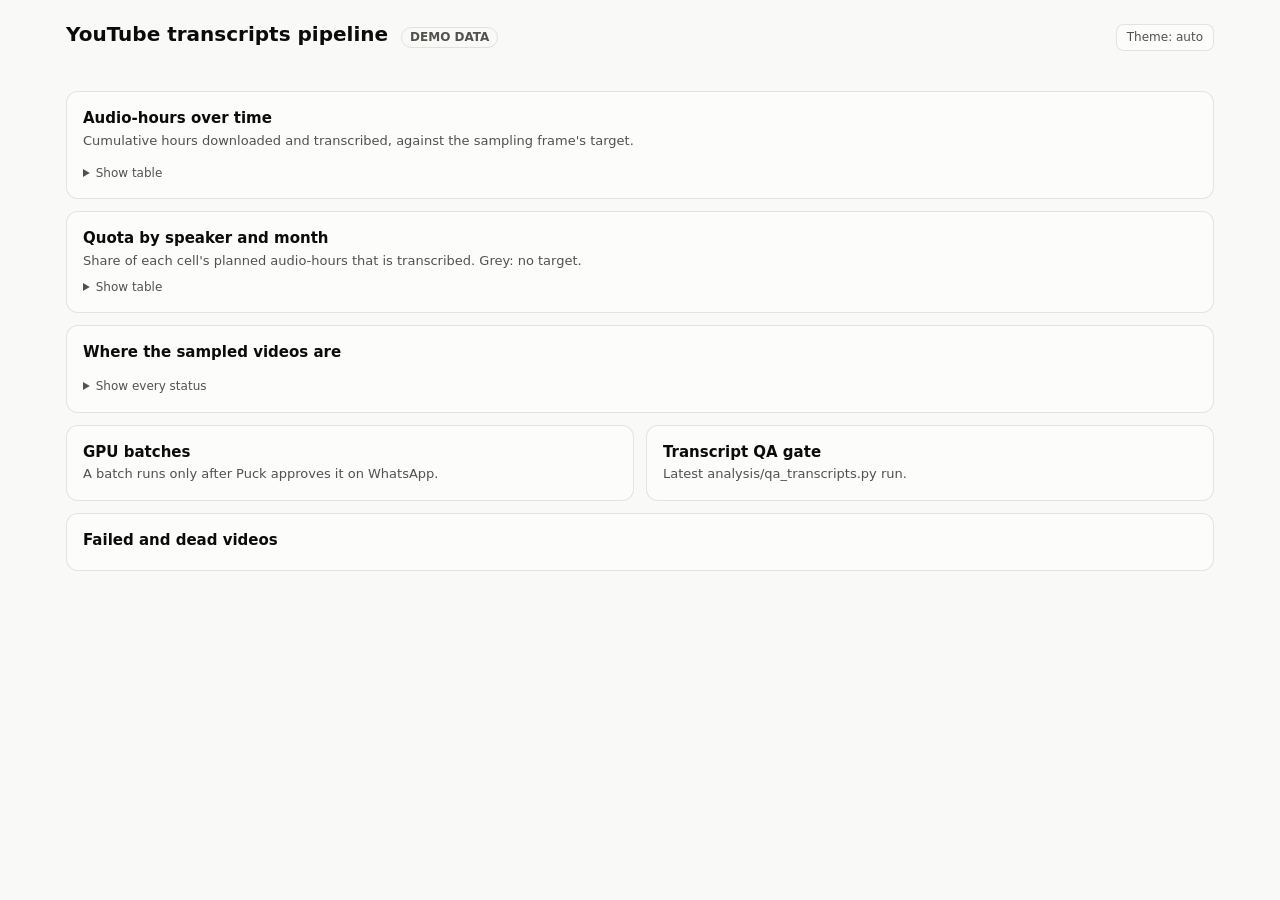
<file: dashboard/page.html>
<!doctype html>
<html lang="en">
<head>
<meta charset="utf-8">
<meta name="viewport" content="width=device-width, initial-scale=1">
<title>Pipeline monitor</title>
<style nonce="__NONCE__">
:root {
  color-scheme: light;
  --page: #f9f9f7; --surface: #fcfcfb; --ink: #0b0b0b; --ink-2: #52514e; --muted: #898781;
  --grid: #e1e0d9; --axis: #c3c2b7; --border: rgba(11,11,11,0.10);
  --s1: #2a78d6; --s2: #eb6834;
  --st-good: #0ca30c; --st-warning: #fab219; --st-serious: #ec835a; --st-critical: #d03b3b;
  --ord-1: #86b6ef; --ord-2: #3987e5; --ord-3: #1c5cab; --ord-4: #0d366b;
  --seq-0: #f0efec; --seq-1: #cde2fb; --seq-2: #9ec5f4; --seq-3: #6da7ec; --seq-4: #3987e5;
  --seq-5: #256abf; --seq-6: #184f95; --seq-7: #0d366b;
  --track: #cde2fb; --good-text: #006300;
}
@media (prefers-color-scheme: dark) {
  :root:where(:not([data-theme="light"])) {
    color-scheme: dark;
    --page: #0d0d0d; --surface: #1a1a19; --ink: #ffffff; --ink-2: #c3c2b7; --muted: #898781;
    --grid: #2c2c2a; --axis: #383835; --border: rgba(255,255,255,0.10);
    --s1: #3987e5; --s2: #d95926;
    --ord-1: #184f95; --ord-2: #2a78d6; --ord-3: #6da7ec; --ord-4: #b7d3f6;
    --seq-0: #383835; --seq-1: #104281; --seq-2: #184f95; --seq-3: #256abf; --seq-4: #3987e5;
    --seq-5: #6da7ec; --seq-6: #9ec5f4; --seq-7: #cde2fb;
    --track: #184f95; --good-text: #0ca30c;
  }
}
:root[data-theme="dark"] {
  color-scheme: dark;
  --page: #0d0d0d; --surface: #1a1a19; --ink: #ffffff; --ink-2: #c3c2b7; --muted: #898781;
  --grid: #2c2c2a; --axis: #383835; --border: rgba(255,255,255,0.10);
  --s1: #3987e5; --s2: #d95926;
  --ord-1: #184f95; --ord-2: #2a78d6; --ord-3: #6da7ec; --ord-4: #b7d3f6;
  --seq-0: #383835; --seq-1: #104281; --seq-2: #184f95; --seq-3: #256abf; --seq-4: #3987e5;
  --seq-5: #6da7ec; --seq-6: #9ec5f4; --seq-7: #cde2fb;
  --track: #184f95; --good-text: #0ca30c;
}
* { box-sizing: border-box; }
body { margin: 0; background: var(--page); color: var(--ink);
  font: 14px/1.45 system-ui, -apple-system, "Segoe UI", sans-serif; }
main { max-width: 1180px; margin: 0 auto; padding: 20px 16px 48px; transition: opacity .2s; }
main.refreshing { opacity: .6; }
header { display: flex; flex-wrap: wrap; gap: 8px 16px; align-items: baseline; justify-content: space-between; margin-bottom: 16px; }
h1 { font-size: 20px; margin: 0; font-weight: 600; }
h2 { font-size: 15px; margin: 0 0 2px; font-weight: 600; }
.sub { color: var(--ink-2); font-size: 13px; }
.muted { color: var(--muted); }
.badge { display: inline-block; padding: 1px 8px; border-radius: 999px; border: 1px solid var(--border);
  font-size: 12px; color: var(--ink-2); margin-left: 6px; }
button.theme { font: inherit; font-size: 12px; color: var(--ink-2); background: var(--surface);
  border: 1px solid var(--border); border-radius: 8px; padding: 4px 10px; cursor: pointer; }
.card { background: var(--surface); border: 1px solid var(--border); border-radius: 12px; padding: 16px; margin-top: 12px; position: relative; }
.row { display: grid; gap: 12px; grid-template-columns: repeat(auto-fit, minmax(170px, 1fr)); margin-top: 12px; }
.row > .card { margin-top: 0; }
.two { display: grid; gap: 12px; grid-template-columns: repeat(auto-fit, minmax(320px, 1fr)); }
.two > .card { margin-top: 12px; }
.hero { grid-column: span 2; }
@media (max-width: 560px) { .hero { grid-column: 1 / -1; } .hero .value { font-size: 44px; } }
.hero .value { font-size: 52px; font-weight: 600; line-height: 1.05; letter-spacing: -0.02em; }
.tile .label, .hero .label { color: var(--ink-2); font-size: 13px; }
.tile .value { font-size: 26px; font-weight: 600; margin-top: 2px; }
.tile .note, .hero .note { color: var(--muted); font-size: 12px; margin-top: 2px; }
.meter { height: 6px; border-radius: 3px; background: var(--track); margin-top: 10px; overflow: hidden; }
.meter > span { display: block; height: 100%; border-radius: 3px; background: var(--s1); }
.alerts { display: grid; gap: 8px; }
.alert { display: flex; gap: 10px; align-items: flex-start; background: var(--surface); border: 1px solid var(--border);
  border-radius: 10px; padding: 10px 12px; }
.alert svg { flex: 0 0 auto; margin-top: 3px; }
.alert .lvl { font-weight: 600; margin-right: 6px; }
.legend { display: flex; flex-wrap: wrap; gap: 4px 16px; font-size: 12px; color: var(--ink-2); margin: 6px 0 8px; }
.legend span { display: inline-flex; align-items: center; gap: 6px; }
.key-line { width: 14px; height: 2px; border-radius: 1px; display: inline-block; }
.key-rect { width: 10px; height: 10px; border-radius: 2px; display: inline-block; }
svg text { fill: var(--muted); font-size: 11px; font-family: inherit; }
svg .ink { fill: var(--ink); } svg .ink2 { fill: var(--ink-2); }
.plot:focus { outline: 2px solid var(--s1); outline-offset: 2px; border-radius: 4px; }
.tip { position: absolute; pointer-events: none; background: var(--surface); border: 1px solid var(--border);
  border-radius: 8px; padding: 8px 10px; font-size: 12px; box-shadow: 0 4px 16px rgba(0,0,0,.12);
  min-width: 150px; z-index: 5; display: none; }
.tip .t { color: var(--ink-2); margin-bottom: 4px; }
.tip .r { display: flex; align-items: center; gap: 8px; }
.tip .v { font-weight: 600; color: var(--ink); }
table { border-collapse: collapse; width: 100%; font-size: 13px; }
th { text-align: left; color: var(--ink-2); font-weight: 600; border-bottom: 1px solid var(--axis); padding: 6px 8px; }
td { border-bottom: 1px solid var(--grid); padding: 6px 8px; vertical-align: top; }
td.num, th.num { text-align: right; font-variant-numeric: tabular-nums; }
.scroll { overflow-x: auto; }
details { margin-top: 8px; } summary { cursor: pointer; color: var(--ink-2); font-size: 12px; }
.empty { color: var(--muted); padding: 12px 0; }
.status-pill { display: inline-flex; align-items: center; gap: 6px; }
.dot { width: 8px; height: 8px; border-radius: 50%; display: inline-block; }
footer { color: var(--muted); font-size: 12px; margin-top: 20px; }
.stale { color: var(--ink); font-weight: 600; }
</style>
</head>
<body>
<main id="app" aria-live="polite">
  <header>
    <div>
      <h1>YouTube transcripts pipeline <span id="demo" class="badge" hidden>DEMO DATA</span></h1>
      <div class="sub" id="asof"></div>
    </div>
    <button class="theme" id="theme" type="button" aria-label="Colour theme">Theme: auto</button>
  </header>
  <section class="alerts" id="alerts" aria-label="Alerts"></section>
  <section class="row" id="kpis" aria-label="Headline numbers"></section>
  <section class="card" aria-labelledby="h-progress">
    <h2 id="h-progress">Audio-hours over time</h2>
    <div class="sub">Cumulative hours downloaded and transcribed, against the sampling frame's target. <span id="approx" class="muted"></span></div>
    <div class="legend" id="progress-legend"></div>
    <div id="progress" class="plot" tabindex="0" aria-label="Line chart of cumulative hours; use arrow keys to move through days"></div>
    <div class="tip" id="progress-tip" role="status"></div>
    <details><summary>Show table</summary><div class="scroll" id="progress-table"></div></details>
  </section>
  <section class="card" aria-labelledby="h-cells">
    <h2 id="h-cells">Quota by speaker and month</h2>
    <div class="sub">Share of each cell's planned audio-hours that is transcribed. Grey: no target.</div>
    <div id="cells" class="plot"></div>
    <div class="tip" id="cells-tip" role="status"></div>
    <div id="cells-scale"></div>
    <details><summary>Show table</summary><div class="scroll" id="cells-table"></div></details>
  </section>
  <section class="card" aria-labelledby="h-stages">
    <h2 id="h-stages">Where the sampled videos are</h2>
    <div class="legend" id="stages-legend"></div>
    <div id="stages"></div>
    <div class="tip" id="stages-tip" role="status"></div>
    <details><summary>Show every status</summary><div class="scroll" id="stages-table"></div></details>
  </section>
  <div class="two">
    <section class="card" aria-labelledby="h-batches">
      <h2 id="h-batches">GPU batches</h2>
      <div class="sub">A batch runs only after Puck approves it on WhatsApp.</div>
      <div class="scroll" id="batches"></div>
    </section>
    <section class="card" aria-labelledby="h-qa">
      <h2 id="h-qa">Transcript QA gate</h2>
      <div class="sub" id="qa-sub">Latest analysis/qa_transcripts.py run.</div>
      <div class="scroll" id="qa"></div>
    </section>
  </div>
  <section class="card" aria-labelledby="h-errors">
    <h2 id="h-errors">Failed and dead videos</h2>
    <div class="scroll" id="errors"></div>
  </section>
  <footer id="foot"></footer>
</main>
<script nonce="__NONCE__">
"use strict";
const POLL_MS = __POLL_MS__;
const DEMO = __DEMO__;
let DATA = __INITIAL_JSON__;
const NS = "http://www.w3.org/2000/svg";
const $ = (id) => document.getElementById(id);
const css = (name) => getComputedStyle(document.documentElement).getPropertyValue(name).trim();

function el(tag, attrs, text) {
  const e = document.createElement(tag);
  for (const [k, v] of Object.entries(attrs || {})) {
    if (k === "class") e.className = v; else if (k === "style") e.style.cssText = v; else e.setAttribute(k, v);
  }
  if (text !== undefined && text !== null) e.textContent = String(text);
  return e;
}
function svg(tag, attrs) {
  const e = document.createElementNS(NS, tag);
  for (const [k, v] of Object.entries(attrs || {})) e.setAttribute(k, v);
  return e;
}
const fmtH = (h) => (h === null || h === undefined) ? "—" : (h >= 100 ? h.toFixed(0) : h.toFixed(1)) + " h";
const fmtPct = (f) => (f === null || f === undefined) ? "—" : Math.round(f * 100) + "%";
const fmtUsd = (u) => (u === null || u === undefined) ? "—" : "$" + Number(u).toFixed(2);
function ago(iso) {
  if (!iso) return "never";
  const m = Math.max(0, (Date.now() - new Date(iso).getTime()) / 60000);
  if (m < 90) return Math.round(m) + " min ago";
  if (m < 60 * 36) return (m / 60).toFixed(1) + " h ago";
  return (m / 1440).toFixed(1) + " days ago";
}
function clear(node) { while (node.firstChild) node.removeChild(node.firstChild); return node; }

/* ---------- status icons: shape + label, never colour alone ---------- */
const LEVELS = {
  critical: { label: "Critical", color: "--st-critical", shape: "circle" },
  serious:  { label: "Serious",  color: "--st-serious",  shape: "diamond" },
  warning:  { label: "Warning",  color: "--st-warning",  shape: "triangle" },
  info:     { label: "Info",     color: "--muted",       shape: "square" },
  good:     { label: "OK",       color: "--st-good",     shape: "circle" },
};
function icon(level) {
  const L = LEVELS[level] || LEVELS.info, s = svg("svg", { width: 12, height: 12, viewBox: "0 0 12 12", "aria-hidden": "true" });
  const fill = css(L.color);
  if (L.shape === "circle") s.appendChild(svg("circle", { cx: 6, cy: 6, r: 5, fill }));
  else if (L.shape === "diamond") s.appendChild(svg("path", { d: "M6 0.5 L11.5 6 L6 11.5 L0.5 6 Z", fill }));
  else if (L.shape === "triangle") s.appendChild(svg("path", { d: "M6 0.8 L11.5 11 L0.5 11 Z", fill }));
  else s.appendChild(svg("rect", { x: 1, y: 1, width: 10, height: 10, rx: 2, fill }));
  return s;
}

/* ---------- tooltip helper ---------- */
function showTip(tip, card, x, y, title, rows) {
  clear(tip);
  tip.appendChild(el("div", { class: "t" }, title));
  for (const r of rows) {
    const row = el("div", { class: "r" });
    if (r.key) row.appendChild(el("span", { class: r.keyClass || "key-line", style: "background:" + css(r.key) }));
    row.appendChild(el("span", { class: "v" }, r.value));
    row.appendChild(el("span", { class: "muted" }, r.label));
    tip.appendChild(row);
  }
  tip.style.display = "block";
  const cw = card.clientWidth, tw = tip.offsetWidth;
  tip.style.left = Math.min(Math.max(8, x + 14), cw - tw - 8) + "px";
  tip.style.top = (y + 14) + "px";
}
const hideTip = (tip) => { tip.style.display = "none"; };

/* ---------- sections ---------- */
function renderHeader(d) {
  $("demo").hidden = !DEMO;
  const t = new Date(d.generated_at);
  $("asof").className = "sub";
  $("asof").textContent = "Updated " + t.toLocaleString() + (POLL_MS ? " · refreshes every " + Math.round(POLL_MS / 1000) + " s" : " · static snapshot");
  $("foot").textContent = "State DB: " + d.state_db.path + (d.state_db.exists ? "" : " (not created yet)") +
    " · read-only · served on this Mac only";
}

function renderAlerts(d) {
  const box = clear($("alerts"));
  for (const a of d.alerts) {
    const row = el("div", { class: "alert", role: a.level === "critical" ? "alert" : "note" });
    row.appendChild(icon(a.level));
    const body = el("div");
    body.appendChild(el("span", { class: "lvl" }, (LEVELS[a.level] || LEVELS.info).label));
    body.appendChild(document.createTextNode(a.text));
    row.appendChild(body);
    box.appendChild(row);
  }
}

function tile(label, value, note, meterFrac, meterColor) {
  const c = el("div", { class: "card tile" });
  c.appendChild(el("div", { class: "label" }, label));
  c.appendChild(el("div", { class: "value" }, value));
  if (note) c.appendChild(el("div", { class: "note" }, note));
  if (meterFrac !== undefined && meterFrac !== null) {
    const m = el("div", { class: "meter", role: "img", "aria-label": label + " " + fmtPct(meterFrac) });
    const f = el("span", { style: "width:" + Math.min(100, Math.max(0, meterFrac * 100)).toFixed(1) + "%;background:" + css(meterColor || "--s1") });
    m.appendChild(f);
    c.appendChild(m);
  }
  return c;
}

function renderKpis(d) {
  const t = d.totals, box = clear($("kpis"));
  const hero = el("div", { class: "card hero" });
  hero.appendChild(el("div", { class: "label" }, "Transcribed audio"));
  hero.appendChild(el("div", { class: "value" }, d.state_db.exists ? fmtH(t.done_hours) : "—"));
  hero.appendChild(el("div", { class: "note" }, d.state_db.exists
    ? "of " + fmtH(t.frame_hours) + " in the sampling frame · " + fmtPct(t.done_frac) + " · " + t.cells_full + " of " + t.cells_total + " cells complete"
    : "The pipeline has not written a state database yet."));
  if (d.state_db.exists) {
    const m = el("div", { class: "meter" });
    m.appendChild(el("span", { style: "width:" + (100 * (t.done_frac || 0)).toFixed(1) + "%" }));
    hero.appendChild(m);
  }
  box.appendChild(hero);
  if (!d.state_db.exists) return;
  const eta = t.download_eta_days ? " · ETA " + Math.round(t.download_eta_days) + " days" : "";
  const stalled = t.last_download_age_h !== null && t.last_download_age_h > d.settings.stall_hours;
  box.appendChild(tile("Downloaded", fmtH(t.downloaded_hours), (t.download_rate_h_per_day || 0).toFixed(1) + " h/day over 7 days" + eta +
    " · last " + ago(t.last_download_at) + (stalled ? " (stalled)" : "")));
  const target = d.settings.batch_target_hours;
  box.appendChild(tile("Ready for GPU", fmtH(t.ready_for_gpu_hours), "next batch at " + fmtH(target), t.ready_for_gpu_hours / target));
  const sp = d.spend, frac = sp.frac || 0;
  box.appendChild(tile("GPU spend this month", fmtUsd(sp.month_usd), "cap " + fmtUsd(sp.cap_usd) + " · " + fmtPct(frac), frac,
    frac >= 1 ? "--st-critical" : frac >= 0.8 ? "--st-warning" : "--s1"));
  box.appendChild(tile("Failed / dead", t.failed + " / " + t.dead, t.dead ? "dead rows need a human" : "retries are automatic"));
}

/* ---------- line chart: cumulative hours ---------- */
function niceTicks(v) {
  // Clean tick values (0, 25, 50...): step = 1, 2, 2.5 or 5 x 10^k, about 4 ticks.
  if (!(v > 0)) return { max: 1, step: 0.25 };
  const rough = v / 4, p = Math.pow(10, Math.floor(Math.log10(rough)));
  const step = [1, 2, 2.5, 5, 10].map((k) => k * p).find((k) => k >= rough);
  return { max: Math.ceil(v / step) * step, step };
}
let measureCtx;
function textWidth(t) {
  measureCtx = measureCtx || document.createElement("canvas").getContext("2d");
  measureCtx.font = "11px " + getComputedStyle(document.body).fontFamily;
  return Math.ceil(measureCtx.measureText(t).width);
}
function renderProgress(d) {
  const box = clear($("progress")), tip = $("progress-tip"), card = box.parentElement, tl = d.timeline;
  const legend = clear($("progress-legend"));
  const series = [
    { name: "Downloaded", key: "--s1", values: tl.downloaded_h },
    { name: "Transcribed", key: "--s2", values: tl.done_h },
  ];
  $("approx").textContent = tl.approximate ? "(approximate: no events table, dated by last update)" : "";
  if (!tl.days.length) { box.appendChild(el("div", { class: "empty" }, "No downloads recorded yet.")); clear($("progress-table")); return; }
  for (const s of series) {
    const it = el("span");
    it.appendChild(el("span", { class: "key-line", style: "background:" + css(s.key) }));
    it.appendChild(document.createTextNode(s.name));
    legend.appendChild(it);
  }
  const W = Math.max(280, box.clientWidth || card.clientWidth - 32), H = 240;
  const target = d.totals.frame_hours || 0;
  const n = tl.days.length;
  // Right margin sized to the longest end label, so labels are never clipped.
  const endText = series.map((se) => se.name + " " + fmtH(se.values[n - 1]));
  const narrow = W < 560;
  const labels = narrow ? series.map((se) => fmtH(se.values[n - 1])) : endText;
  const mr = Math.max(...labels.map(textWidth), target > 0 ? textWidth("target " + fmtH(target)) : 0) + 16;
  const m = { l: 44, r: mr, t: 10, b: 28 }, iw = W - m.l - m.r, ih = H - m.t - m.b;
  const ticks = niceTicks(Math.max(target, ...tl.downloaded_h, ...tl.done_h) * 1.05), ymax = ticks.max;
  const x = (i) => m.l + (n === 1 ? iw / 2 : (i / (n - 1)) * iw), y = (v) => m.t + ih - (v / ymax) * ih;
  const s = svg("svg", { width: W, height: H, viewBox: `0 0 ${W} ${H}`, role: "img", "aria-label": "Cumulative audio-hours downloaded and transcribed by day" });
  for (let v = 0; v <= ymax + 1e-9; v += ticks.step) {
    const yy = y(v), k = v;
    s.appendChild(svg("line", { x1: m.l, x2: m.l + iw, y1: yy, y2: yy, stroke: css(k ? "--grid" : "--axis"), "stroke-width": 1 }));
    const lab = svg("text", { x: m.l - 6, y: yy + 4, "text-anchor": "end" }); lab.textContent = Number.isInteger(ticks.step) ? Math.round(v).toLocaleString() : v.toFixed(1); s.appendChild(lab);
  }
  for (const i of [...new Set([0, Math.floor((n - 1) / 2), n - 1])]) {
    const lab = svg("text", { x: x(i), y: H - 8, "text-anchor": i === 0 ? "start" : i === n - 1 ? "end" : "middle" });
    lab.textContent = new Date(tl.days[i] + "T00:00:00Z").toLocaleDateString(undefined, { month: "short", day: "numeric" });
    s.appendChild(lab);
  }
  if (target > 0) {
    s.appendChild(svg("line", { x1: m.l, x2: m.l + iw, y1: y(target), y2: y(target), stroke: css("--ink-2"), "stroke-width": 1 }));
    const lab = svg("text", { x: m.l + iw + 6, y: y(target) + 4, class: "ink2" }); lab.textContent = "target " + fmtH(target); s.appendChild(lab);
  }
  const ends = [];
  for (const [k, se] of series.entries()) {
    const pts = se.values.map((v, i) => `${x(i).toFixed(1)},${y(v).toFixed(1)}`).join(" ");
    s.appendChild(svg("polyline", { points: pts, fill: "none", stroke: css(se.key), "stroke-width": 2, "stroke-linejoin": "round", "stroke-linecap": "round" }));
    const last = se.values[n - 1];
    s.appendChild(svg("circle", { cx: x(n - 1), cy: y(last), r: 4, fill: css(se.key), stroke: css("--surface"), "stroke-width": 2 }));
    ends.push({ y: y(last), text: labels[k] });
  }
  ends.sort((a, b) => a.y - b.y);
  if (ends.length === 2 && Math.abs(ends[0].y - ends[1].y) >= 14) {
    for (const e of ends) { const lab = svg("text", { x: m.l + iw + 8, y: e.y + 4, class: "ink" }); lab.textContent = e.text; s.appendChild(lab); }
  }
  const cross = svg("line", { y1: m.t, y2: m.t + ih, stroke: css("--axis"), "stroke-width": 1, visibility: "hidden" });
  s.appendChild(cross);
  const hit = svg("rect", { x: m.l, y: m.t, width: iw, height: ih, fill: "transparent" });
  s.appendChild(hit);
  box.appendChild(s);
  let cur = n - 1;
  const show = (i, px, py) => {
    cur = Math.max(0, Math.min(n - 1, i));
    cross.setAttribute("x1", x(cur)); cross.setAttribute("x2", x(cur)); cross.setAttribute("visibility", "visible");
    showTip(tip, card, px === undefined ? x(cur) + box.offsetLeft : px, py === undefined ? m.t + box.offsetTop : py,
      new Date(tl.days[cur] + "T00:00:00Z").toLocaleDateString(undefined, { weekday: "short", month: "short", day: "numeric" }),
      series.map((se) => ({ key: se.key, value: fmtH(se.values[cur]), label: se.name })));
  };
  hit.addEventListener("pointermove", (ev) => {
    const r = s.getBoundingClientRect(), px = ev.clientX - r.left;
    const i = Math.round(((px - m.l) / iw) * (n - 1));
    const cr = card.getBoundingClientRect();
    show(i, ev.clientX - cr.left, ev.clientY - cr.top);
  });
  hit.addEventListener("pointerleave", () => { hideTip(tip); cross.setAttribute("visibility", "hidden"); });
  box.onkeydown = (ev) => {
    if (ev.key === "ArrowLeft" || ev.key === "ArrowRight") { ev.preventDefault(); show(cur + (ev.key === "ArrowRight" ? 1 : -1)); }
  };
  box.onfocus = () => show(cur);
  box.onblur = () => { hideTip(tip); cross.setAttribute("visibility", "hidden"); };
  const tb = el("table"), hd = el("tr");
  for (const h of ["Day", "Downloaded (h)", "Transcribed (h)"]) hd.appendChild(el("th", { class: h === "Day" ? "" : "num" }, h));
  tb.appendChild(hd);
  for (let i = n - 1; i >= 0; i--) {
    const tr = el("tr");
    tr.appendChild(el("td", {}, tl.days[i])); tr.appendChild(el("td", { class: "num" }, tl.downloaded_h[i].toFixed(1)));
    tr.appendChild(el("td", { class: "num" }, tl.done_h[i].toFixed(1))); tb.appendChild(tr);
  }
  clear($("progress-table")).appendChild(tb);
}

/* ---------- heatmap: quota cells ---------- */
function seqVar(frac) {
  if (frac === null || frac === undefined) return "--seq-0";
  return "--seq-" + Math.min(7, 1 + Math.floor(frac * 6.999));
}
function renderCells(d) {
  const box = clear($("cells")), tip = $("cells-tip"), card = box.parentElement;
  const cells = d.cells;
  if (!cells.length) { box.appendChild(el("div", { class: "empty" }, "No sampling frame loaded yet (plan/frame_cells.csv or in-frame videos).")); clear($("cells-scale")); clear($("cells-table")); return; }
  const speakers = [...new Set(cells.map((c) => c.speaker))].sort();
  const periods = [...new Set(cells.map((c) => c.period))].sort();
  const byKey = new Map(cells.map((c) => [c.speaker + "|" + c.period, c]));
  const labelW = 96, W = Math.max(320, box.clientWidth || card.clientWidth - 32);
  const cw = Math.max(10, Math.floor((W - labelW) / periods.length)), ch = 28, gap = 2;
  const H = speakers.length * ch + 24;
  const s = svg("svg", { width: labelW + cw * periods.length, height: H, role: "img", "aria-label": "Heatmap of transcribed share per speaker and month" });
  speakers.forEach((sp, r) => {
    const lab = svg("text", { x: 0, y: r * ch + ch / 2 + 4, class: "ink2" }); lab.textContent = sp; s.appendChild(lab);
    periods.forEach((p, c) => {
      const cell = byKey.get(sp + "|" + p);
      const hasTarget = cell && cell.target_h > 0;
      const rect = svg("rect", { x: labelW + c * cw, y: r * ch, width: cw - gap, height: ch - gap, rx: 3,
        fill: css(hasTarget ? seqVar(cell.done_frac) : "--seq-0"), tabindex: 0 });
      const title = sp + " · " + p;
      const rows = hasTarget
        ? [{ value: fmtH(cell.done_h), label: "transcribed of " + fmtH(cell.target_h) + " (" + fmtPct(cell.done_frac) + ")" },
           { value: fmtH(cell.downloaded_h), label: "downloaded" }, { value: String(cell.videos), label: "videos in frame" }]
        : [{ value: "—", label: "no target for this cell" }];
      const enter = (ev) => {
        const cr = card.getBoundingClientRect();
        const bx = ev && ev.clientX !== undefined ? ev.clientX - cr.left : labelW + c * cw + box.offsetLeft;
        const by = ev && ev.clientY !== undefined ? ev.clientY - cr.top : r * ch + box.offsetTop;
        rect.setAttribute("stroke", css("--ink")); rect.setAttribute("stroke-width", 1.5);
        showTip(tip, card, bx, by, title, rows);
      };
      const leave = () => { rect.removeAttribute("stroke"); hideTip(tip); };
      rect.addEventListener("pointermove", enter); rect.addEventListener("pointerleave", leave);
      rect.addEventListener("focus", () => enter()); rect.addEventListener("blur", leave);
      s.appendChild(rect);
    });
  });
  const every = Math.max(1, Math.ceil(46 / cw));
  periods.forEach((p, c) => {
    if (c % every) return;
    const lab = svg("text", { x: labelW + c * cw, y: H - 6 }); lab.textContent = p; s.appendChild(lab);
  });
  box.appendChild(s);
  const scale = clear($("cells-scale")), lg = el("div", { class: "legend" });
  const none = el("span"); none.appendChild(el("span", { class: "key-rect", style: "background:" + css("--seq-0") })); none.appendChild(document.createTextNode("no target")); lg.appendChild(none);
  const ramp = el("span"); ramp.appendChild(document.createTextNode("0%"));
  for (let k = 1; k <= 7; k++) ramp.appendChild(el("span", { class: "key-rect", style: "background:" + css("--seq-" + k) }));
  ramp.appendChild(document.createTextNode("100% transcribed")); lg.appendChild(ramp); scale.appendChild(lg);
  const tb = el("table"), hd = el("tr");
  for (const h of ["Speaker", "Month", "Videos", "Target (h)", "Downloaded (h)", "Transcribed (h)", "Done"])
    hd.appendChild(el("th", { class: ["Speaker", "Month"].includes(h) ? "" : "num" }, h));
  tb.appendChild(hd);
  for (const c of cells) {
    const tr = el("tr");
    for (const [v, num] of [[c.speaker], [c.period], [c.videos, 1], [c.target_h.toFixed(2), 1], [c.downloaded_h.toFixed(2), 1], [c.done_h.toFixed(2), 1], [fmtPct(c.done_frac), 1]])
      tr.appendChild(el("td", { class: num ? "num" : "" }, v));
    tb.appendChild(tr);
  }
  clear($("cells-table")).appendChild(tb);
}

/* ---------- stacked bar: stage groups ---------- */
function renderStages(d) {
  const box = clear($("stages")), legend = clear($("stages-legend")), tip = $("stages-tip"), card = box.parentElement;
  const total = d.stages.reduce((a, s) => a + s.videos, 0);
  if (!total) { box.appendChild(el("div", { class: "empty" }, "No videos in the frame yet.")); clear($("stages-table")); return; }
  const keys = ["--ord-1", "--ord-2", "--ord-3", "--ord-4"];
  d.stages.forEach((st, i) => {
    const it = el("span"); it.appendChild(el("span", { class: "key-rect", style: "background:" + css(keys[i]) }));
    it.appendChild(document.createTextNode(st.label + " · " + st.videos + " videos · " + fmtH(st.hours))); legend.appendChild(it);
  });
  const W = Math.max(320, box.clientWidth || card.clientWidth - 32), H = 24, gap = 2;
  const s = svg("svg", { width: W, height: H + 4, role: "img", "aria-label": "Stacked bar of videos by pipeline stage" });
  let x0 = 0;
  const visible = d.stages.map((st, i) => ({ st, i })).filter((o) => o.st.videos > 0);
  visible.forEach(({ st, i }, k) => {
    const w = (st.videos / total) * W - (k < visible.length - 1 ? gap : 0);
    const r = svg("rect", { x: x0, y: 2, width: Math.max(1, w), height: H, rx: 4, fill: css(keys[i]), tabindex: 0 });
    const enter = (ev) => {
      const cr = card.getBoundingClientRect();
      showTip(tip, card, ev && ev.clientX !== undefined ? ev.clientX - cr.left : x0, ev && ev.clientY !== undefined ? ev.clientY - cr.top : box.offsetTop,
        st.label, [{ key: keys[i], keyClass: "key-rect", value: st.videos + " videos", label: fmtH(st.hours) + " · " + fmtPct(st.videos / total) }]);
    };
    r.addEventListener("pointermove", enter); r.addEventListener("pointerleave", () => hideTip(tip));
    r.addEventListener("focus", () => enter()); r.addEventListener("blur", () => hideTip(tip));
    s.appendChild(r);
    x0 += w + gap;
  });
  box.appendChild(s);
  const tb = el("table"), hd = el("tr");
  hd.appendChild(el("th", {}, "Status")); hd.appendChild(el("th", { class: "num" }, "Videos")); tb.appendChild(hd);
  for (const [k, v] of Object.entries(d.status_counts)) {
    const tr = el("tr"); tr.appendChild(el("td", {}, k)); tr.appendChild(el("td", { class: "num" }, v)); tb.appendChild(tr);
  }
  clear($("stages-table")).appendChild(tb);
}

/* ---------- tables ---------- */
const BATCH_LEVEL = { proposed: "info", awaiting_approval: "warning", approved: "info", launching: "info", running: "info", done: "good", failed: "critical", denied: "info", expired: "info" };
function table(container, headers, rows, empty) {
  const box = clear(container);
  if (!rows.length) { box.appendChild(el("div", { class: "empty" }, empty)); return; }
  const tb = el("table"), hd = el("tr");
  for (const [h, num] of headers) hd.appendChild(el("th", { class: num ? "num" : "" }, h));
  tb.appendChild(hd);
  for (const r of rows) {
    const tr = el("tr");
    r.forEach((cell, i) => {
      const td = el("td", { class: headers[i][1] ? "num" : "" });
      if (cell && typeof cell === "object" && cell.level) {
        const pill = el("span", { class: "status-pill" }); pill.appendChild(icon(cell.level)); pill.appendChild(document.createTextNode(cell.text)); td.appendChild(pill);
      } else td.textContent = cell === null || cell === undefined ? "—" : String(cell);
      tr.appendChild(td);
    });
    tb.appendChild(tr);
  }
  box.appendChild(tb);
}
function renderTables(d) {
  table($("batches"), [["Batch"], ["Status"], ["Videos", 1], ["Audio h", 1], ["Est $", 1], ["Actual $", 1], ["GPU min", 1], ["Created"]],
    d.batches.map((b) => [b.batch_id, { level: BATCH_LEVEL[b.status] || "info", text: String(b.status).replace("_", " ") }, b.n_videos,
      b.audio_hours, b.est_usd === null ? null : Number(b.est_usd).toFixed(2), b.actual_usd === null ? null : Number(b.actual_usd).toFixed(2),
      b.gpu_minutes, b.created_at ? ago(b.created_at) : null]), "No GPU batches yet.");
  if (d.qa && d.qa.exists === false) {
    // No snapshot is not "nothing to report": it means nothing has been gated.
    $("qa-sub").textContent = "NO SNAPSHOT at " + d.qa.path + " — the gate has never run here. Run: make qa";
    clear($("qa"));
  } else if (d.qa) {
    $("qa-sub").textContent = d.qa.ok + " OK · " + d.qa.warn + " WARN · " + d.qa.fail + " FAIL · ran " + ago(d.qa.ran_at)
      + (d.qa.stale ? " · STALE: " + d.qa.ungated + " transcripts landed after it and are not covered" : "")
      + "  (" + d.qa.path + ")";
    table($("qa"), [["Status"], ["Video"], ["Issues"]], d.qa.rows.map((r) => [{ level: r.status === "FAIL" ? "critical" : "warning", text: r.status }, r.video_id, r.issues]), "Every transcript passed.");
  } else {
    $("qa-sub").textContent = "No QA results yet. Run: make qa";
    clear($("qa"));
  }
  table($("errors"), [["Video"], ["Speaker"], ["Status"], ["Attempts", 1], ["Last error"], ["Updated"]],
    d.errors.map((e) => [e.video_id, e.speaker, { level: e.status === "dead" ? "serious" : "warning", text: e.status }, e.attempts, e.last_error, ago(e.updated_at)]),
    "Nothing has failed.");
}

function render(d) {
  DATA = d;
  renderHeader(d); renderAlerts(d); renderKpis(d); renderProgress(d); renderCells(d); renderStages(d); renderTables(d);
}

/* ---------- theme toggle (per-viewer convenience only) ---------- */
const THEMES = ["auto", "light", "dark"];
function applyTheme(t) {
  if (t === "auto") delete document.documentElement.dataset.theme; else document.documentElement.dataset.theme = t;
  $("theme").textContent = "Theme: " + t;
}
let theme = "auto";
try { theme = localStorage.getItem("ytpt-theme") || "auto"; } catch (e) { /* storage unavailable */ }
applyTheme(theme);
$("theme").addEventListener("click", () => {
  theme = THEMES[(THEMES.indexOf(theme) + 1) % THEMES.length];
  try { localStorage.setItem("ytpt-theme", theme); } catch (e) { /* ignore */ }
  applyTheme(theme); render(DATA);
});
if (window.matchMedia) window.matchMedia("(prefers-color-scheme: dark)").addEventListener("change", () => render(DATA));
let resizeTimer;
window.addEventListener("resize", () => { clearTimeout(resizeTimer); resizeTimer = setTimeout(() => render(DATA), 150); });

render(DATA);
if (POLL_MS > 0) {
  setInterval(async () => {
    const app = $("app");
    app.classList.add("refreshing");
    try {
      const r = await fetch("api/status", { cache: "no-store" });
      if (!r.ok) throw new Error("HTTP " + r.status);
      render(await r.json());
    } catch (e) {
      $("asof").textContent = "Connection lost (" + e.message + ") · showing data from " + new Date(DATA.generated_at).toLocaleTimeString();
      $("asof").className = "sub stale";
    } finally {
      app.classList.remove("refreshing");
    }
  }, POLL_MS);
}
</script>
</body>
</html>
</file>
